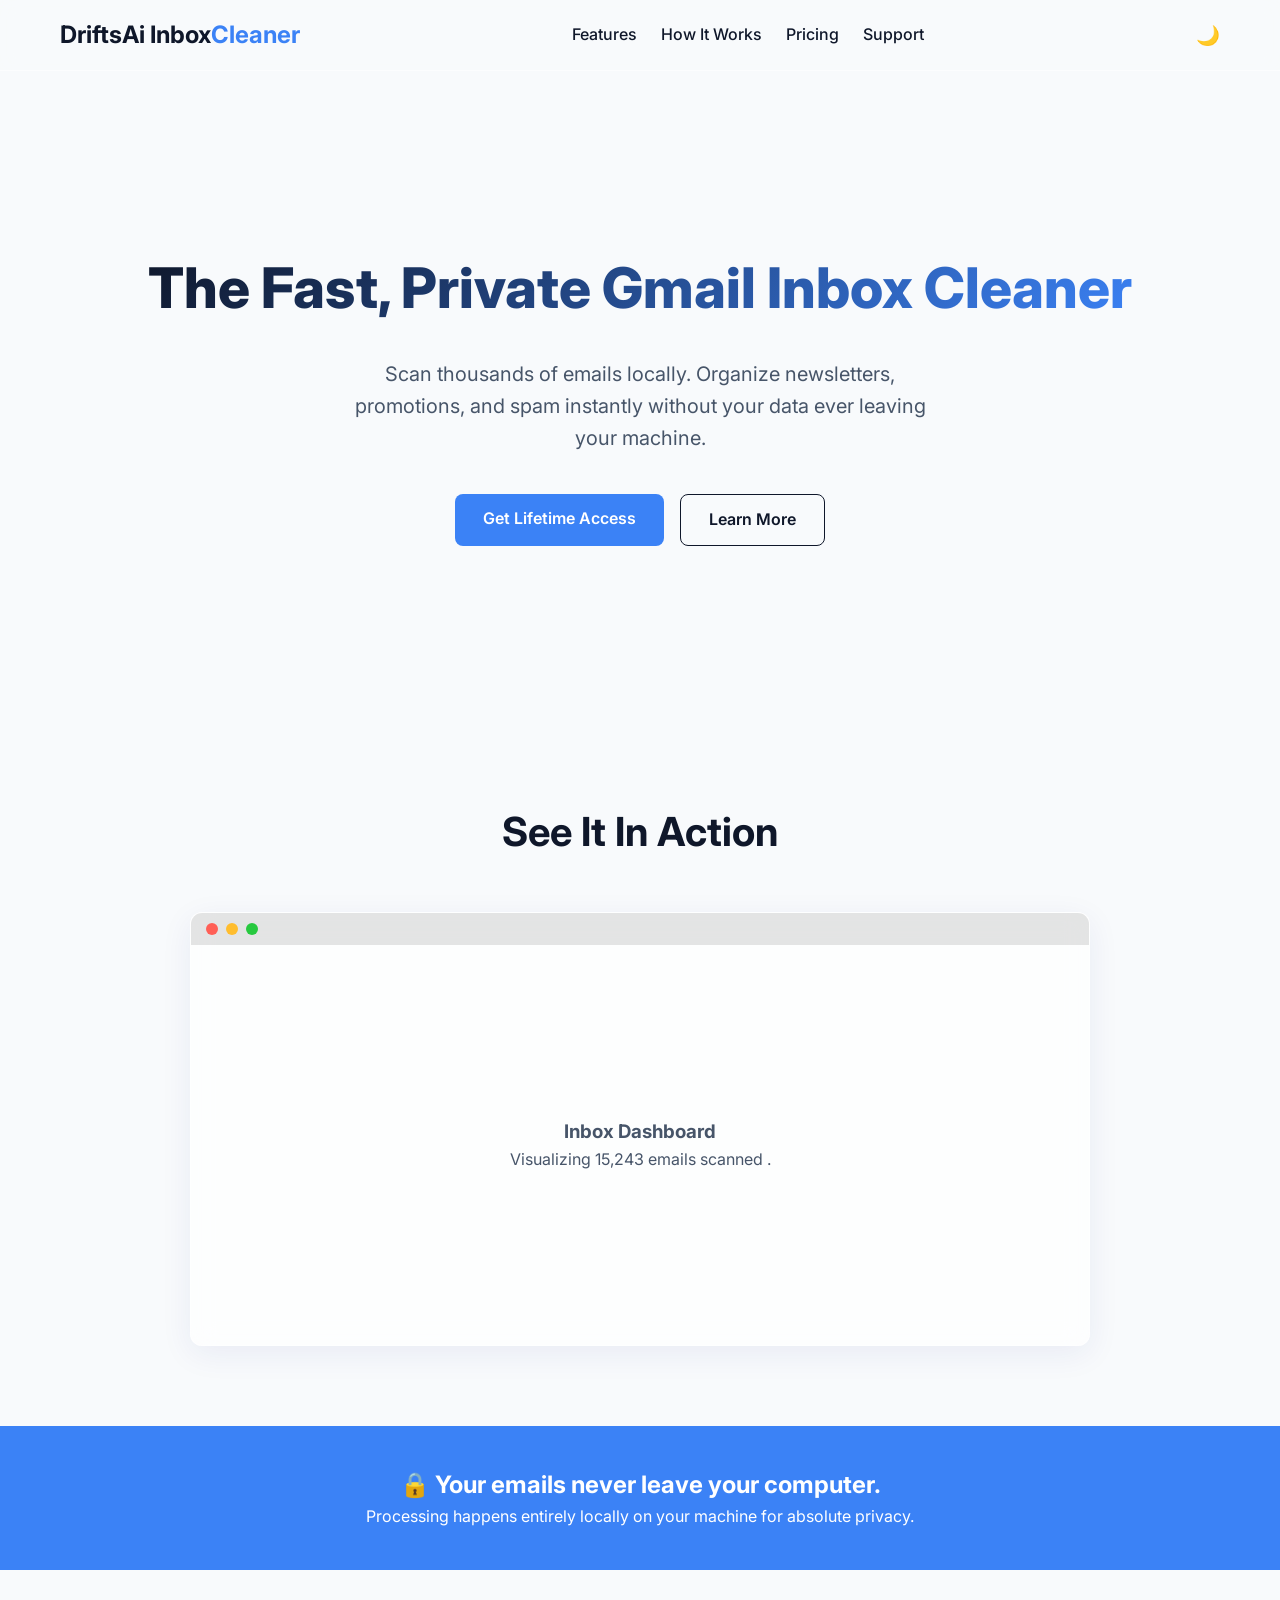
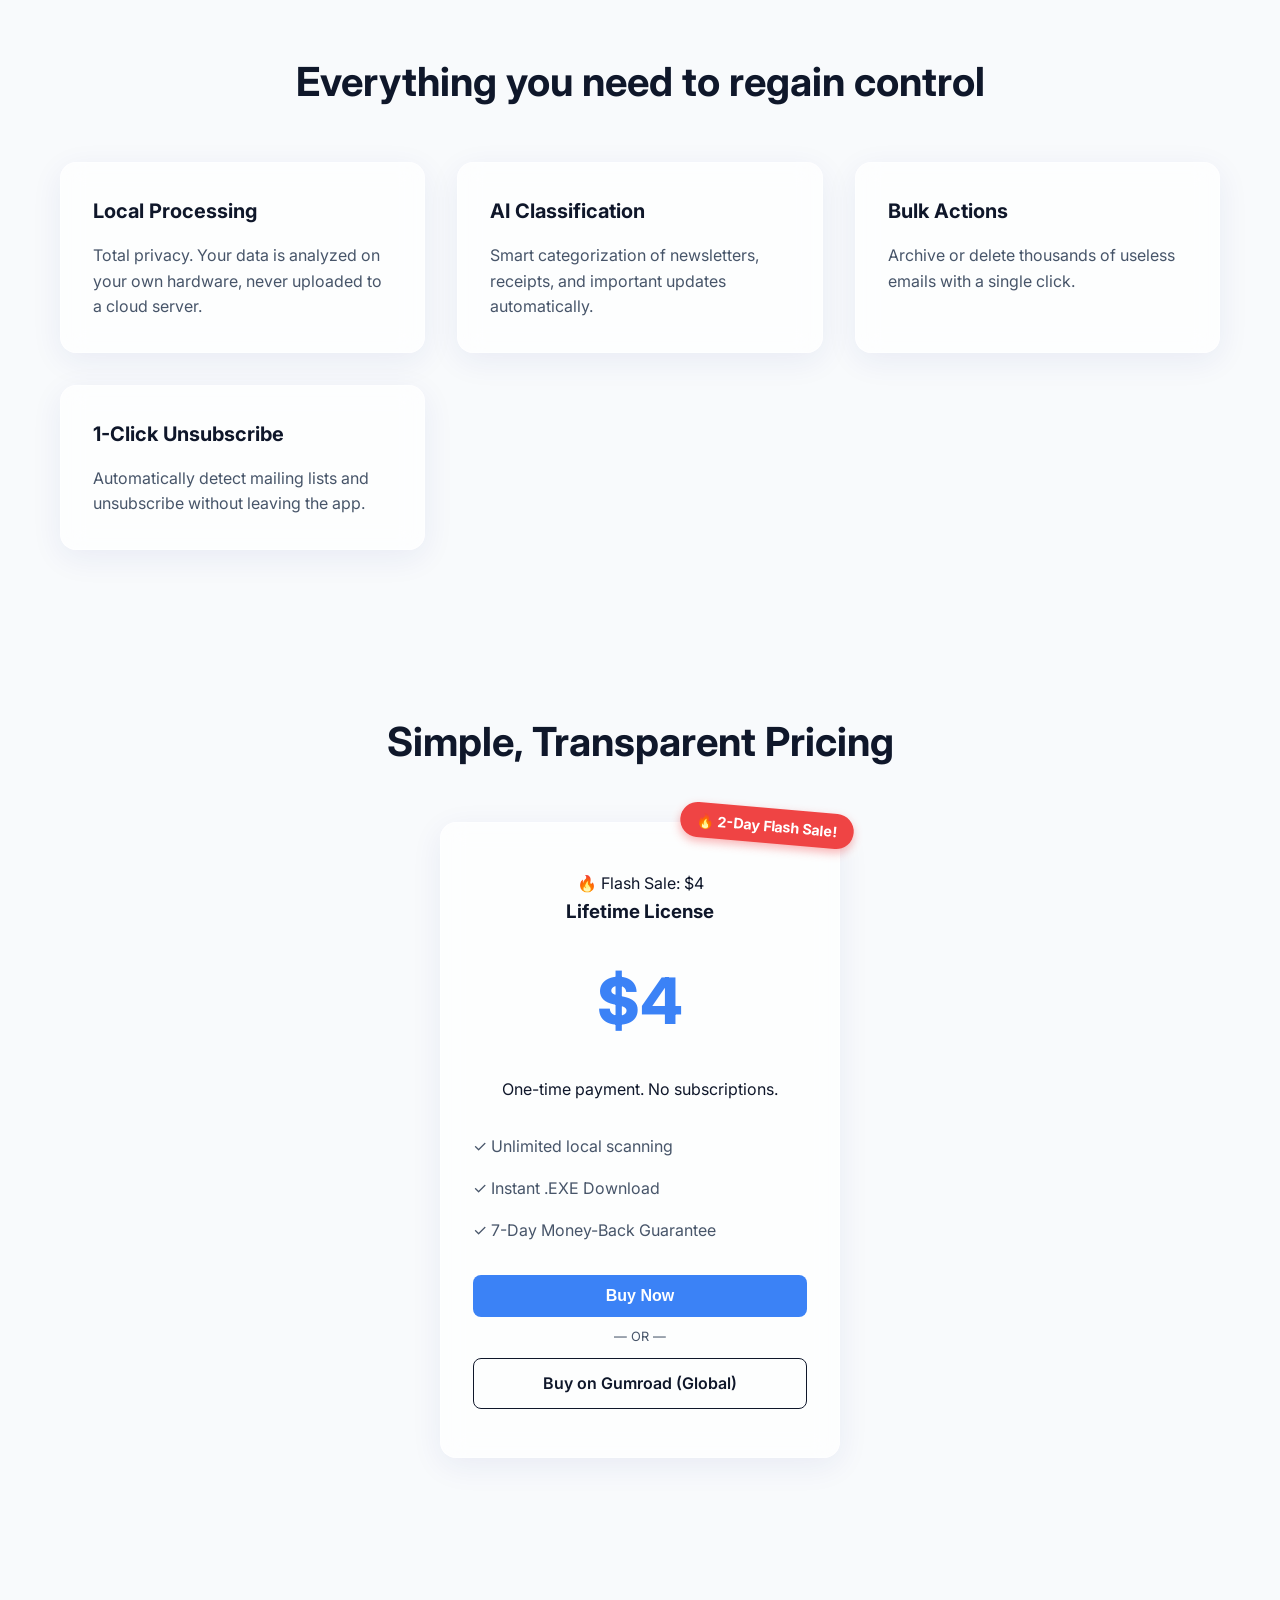
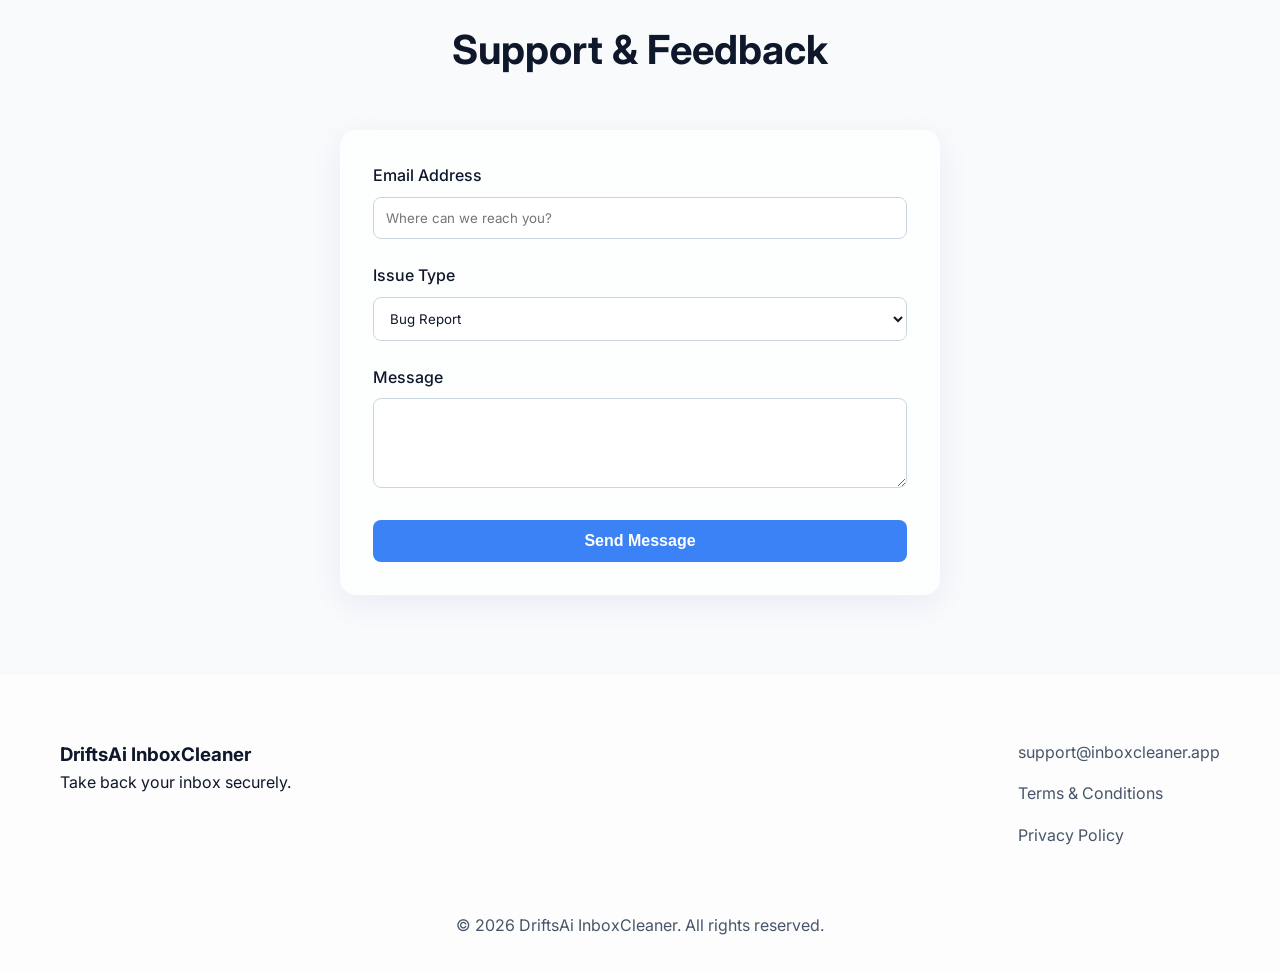
<file: index.html>
<!DOCTYPE html>
<html lang="en">
<head>
    <meta charset="UTF-8">
    <meta name="viewport" content="width=device-width, initial-scale=1.0">
    <title>InboxCleaner | Best Gmail Inbox Cleaning & Privacy Software</title>
    <meta name="description" content="Reach Inbox Zero in minutes. InboxCleaner is the secure, local desktop app to delete newsletters, mass unsubscribe, and organize your Gmail inbox.">
    <meta name="keywords" content="inbox cleaning, gmail cleaner, unsubscribe tool, email organizer, DriftsAi, delete newsletters">
    
    <link rel="preconnect" href="https://fonts.googleapis.com">
    <link rel="preconnect" href="https://fonts.gstatic.com" crossorigin>
    <link href="https://fonts.googleapis.com/css2?family=Inter:wght@300;400;600;700&display=swap" rel="stylesheet">
    <link rel="stylesheet" href="styles.css">
</head>


<body>
    <nav class="navbar">
        <div class="container nav-container">
            <a href="index.html" class="logo">DriftsAi Inbox<span>Cleaner</span></a>
            <div class="nav-links">
                <a href="#features">Features</a>
                <a href="how.html">How It Works</a>
                <a href="#pricing">Pricing</a>
                <a href="#contact">Support</a>
            </div>
            <button id="theme-toggle" aria-label="Toggle Dark Mode">🌙</button>
        </div>
    </nav>

  <header class="hero section animate-on-scroll">
        <div class="container hero-content">
            <h1>The Fast, Private Gmail Inbox Cleaner</h1>
            <p>Scan thousands of emails locally. Organize newsletters, promotions, and spam instantly without your data ever leaving your machine.</p>
            <div class="hero-buttons">
                <a href="#pricing" class="btn btn-primary">Get Lifetime Access</a>
                <a href="#features" class="btn btn-secondary">Learn More</a>
            </div>
        </div>
    </header>


    <section class="demo section animate-on-scroll" id="demo">
        <div class="container">
            <h2 class="section-title">See It In Action</h2>
            <div class="browser-mockup glass">
                <div class="mockup-header">
                    <span class="dot red"></span>
                    <span class="dot yellow"></span>
                    <span class="dot green"></span>
                </div>
                <div class="mockup-body">
                    <div class="demo-placeholder">
                        <h3>Inbox Dashboard</h3>
                        <p>Visualizing 15,243 emails scanned .</p>
                        <p><em></em></p>
                    </div>
                </div>
            </div>
        </div>
    </section>

    <section class="privacy-banner animate-on-scroll">
        <div class="container">
            <h2>🔒 Your emails never leave your computer.</h2>
            <p>Processing happens entirely locally on your machine for absolute privacy.</p>
        </div>
    </section>

    <section class="features section" id="features">
        <div class="container">
            <h2 class="section-title animate-on-scroll">Everything you need to regain control</h2>
            <div class="grid features-grid">
                <div class="card glass animate-on-scroll">
                    <h3>Local Processing</h3>
                    <p>Total privacy. Your data is analyzed on your own hardware, never uploaded to a cloud server.</p>
                </div>
                <div class="card glass animate-on-scroll">
                    <h3>AI Classification</h3>
                    <p>Smart categorization of newsletters, receipts, and important updates automatically.</p>
                </div>
                <div class="card glass animate-on-scroll">
                    <h3>Bulk Actions</h3>
                    <p>Archive or delete thousands of useless emails with a single click.</p>
                </div>
                <div class="card glass animate-on-scroll">
                    <h3>1-Click Unsubscribe</h3>
                    <p>Automatically detect mailing lists and unsubscribe without leaving the app.</p>
                </div>
            </div>
        </div>
    </section>

<section class="pricing section" id="pricing">
        <div class="container">
            <h2 class="section-title animate-on-scroll">Simple, Transparent Pricing</h2>
            <div class="pricing-card glass animate-on-scroll">
                <div class="sale-badge">🔥 Flash Sale: $4</div>
                <div style="position: absolute; top: -15px; right: -15px; background: #ef4444; color: white; padding: 6px 16px; border-radius: 20px; font-weight: 700; font-size: 0.9rem; box-shadow: 0 4px 10px rgba(239, 68, 68, 0.4); transform: rotate(5deg); z-index: 10;">
                    🔥 2-Day Flash Sale!
                </div>

                <h3>Lifetime License</h3>
                <div class="price">$4</div>
                <p>One-time payment. No subscriptions.</p>
                <ul class="pricing-features">
                    <li>✓ Unlimited local scanning</li>
                    <li>✓ Instant .EXE Download</li>
                    <li>✓ 7-Day Money-Back Guarantee</li>
                </ul>
                
                <div class="payment-options-grid">
                    <button id="razorpay-checkout" class="btn btn-primary full-width">Buy Now</button>
                    <div style="margin: 10px 0; font-size: 0.8rem; color: var(--text-muted);">— OR —</div>
                    <a href="https://satyamrasal.gumroad.com/l/driftsai" target="_blank" class="btn btn-secondary full-width">Buy on Gumroad (Global)</a>
                </div>
            </div>
        </div>
    </section>




    <section class="contact section" id="contact">
        <div class="container">
            <h2 class="section-title">Support & Feedback</h2>
            <form action="https://formsubmit.co/satyamrasal13499@gmail.com" method="POST" class="contact-form glass">
                <input type="hidden" name="_subject" value="InboxCleaner Support Request">
                <input type="hidden" name="_next" value="https://Driftsai.com/thanks_fid.html">
                <input type="hidden" name="_url" value="https://Driftsai.com/index.html">
                
                <div class="form-group">
                    <label>Email Address</label>
                    <input type="email" name="email" required placeholder="Where can we reach you?">
                </div>
                <div class="form-group">
                    <label>Issue Type</label>
                    <select name="type">
                        <option>Bug Report</option>
                        <option>Feature Request</option>
                        <option>Payment/Refund Issue</option>
                    </select>
                </div>
                <div class="form-group">
                    <label>Message</label>
                    <textarea name="message" rows="4" required></textarea>
                </div>
                <button type="submit" class="btn btn-primary full-width">Send Message</button>
            </form>
        </div>
    </section>

 
    <footer class="footer">
        <div class="container">
            <div class="footer-content">
                <div class="footer-brand">
                    <h3>DriftsAi Inbox<span>Cleaner</span></h3>
                    <p>Take back your inbox securely.</p>
                </div>
                <div class="footer-links">
                    <a href="mailto:satyamrasal13499@gmail.com">support@inboxcleaner.app</a>
                    <a href="terms.html">Terms & Conditions</a>
                    <a href="terms.html#privacy">Privacy Policy</a>
                </div>
            </div>
            <div class="footer-bottom">
                <p>&copy; 2026 DriftsAi InboxCleaner. All rights reserved.</p>
            </div>
        </div>
    </footer>

       <script src="https://checkout.razorpay.com/v1/checkout.js"></script>
 
    <script src="script.js"></script>
</body>
</html>
</file>
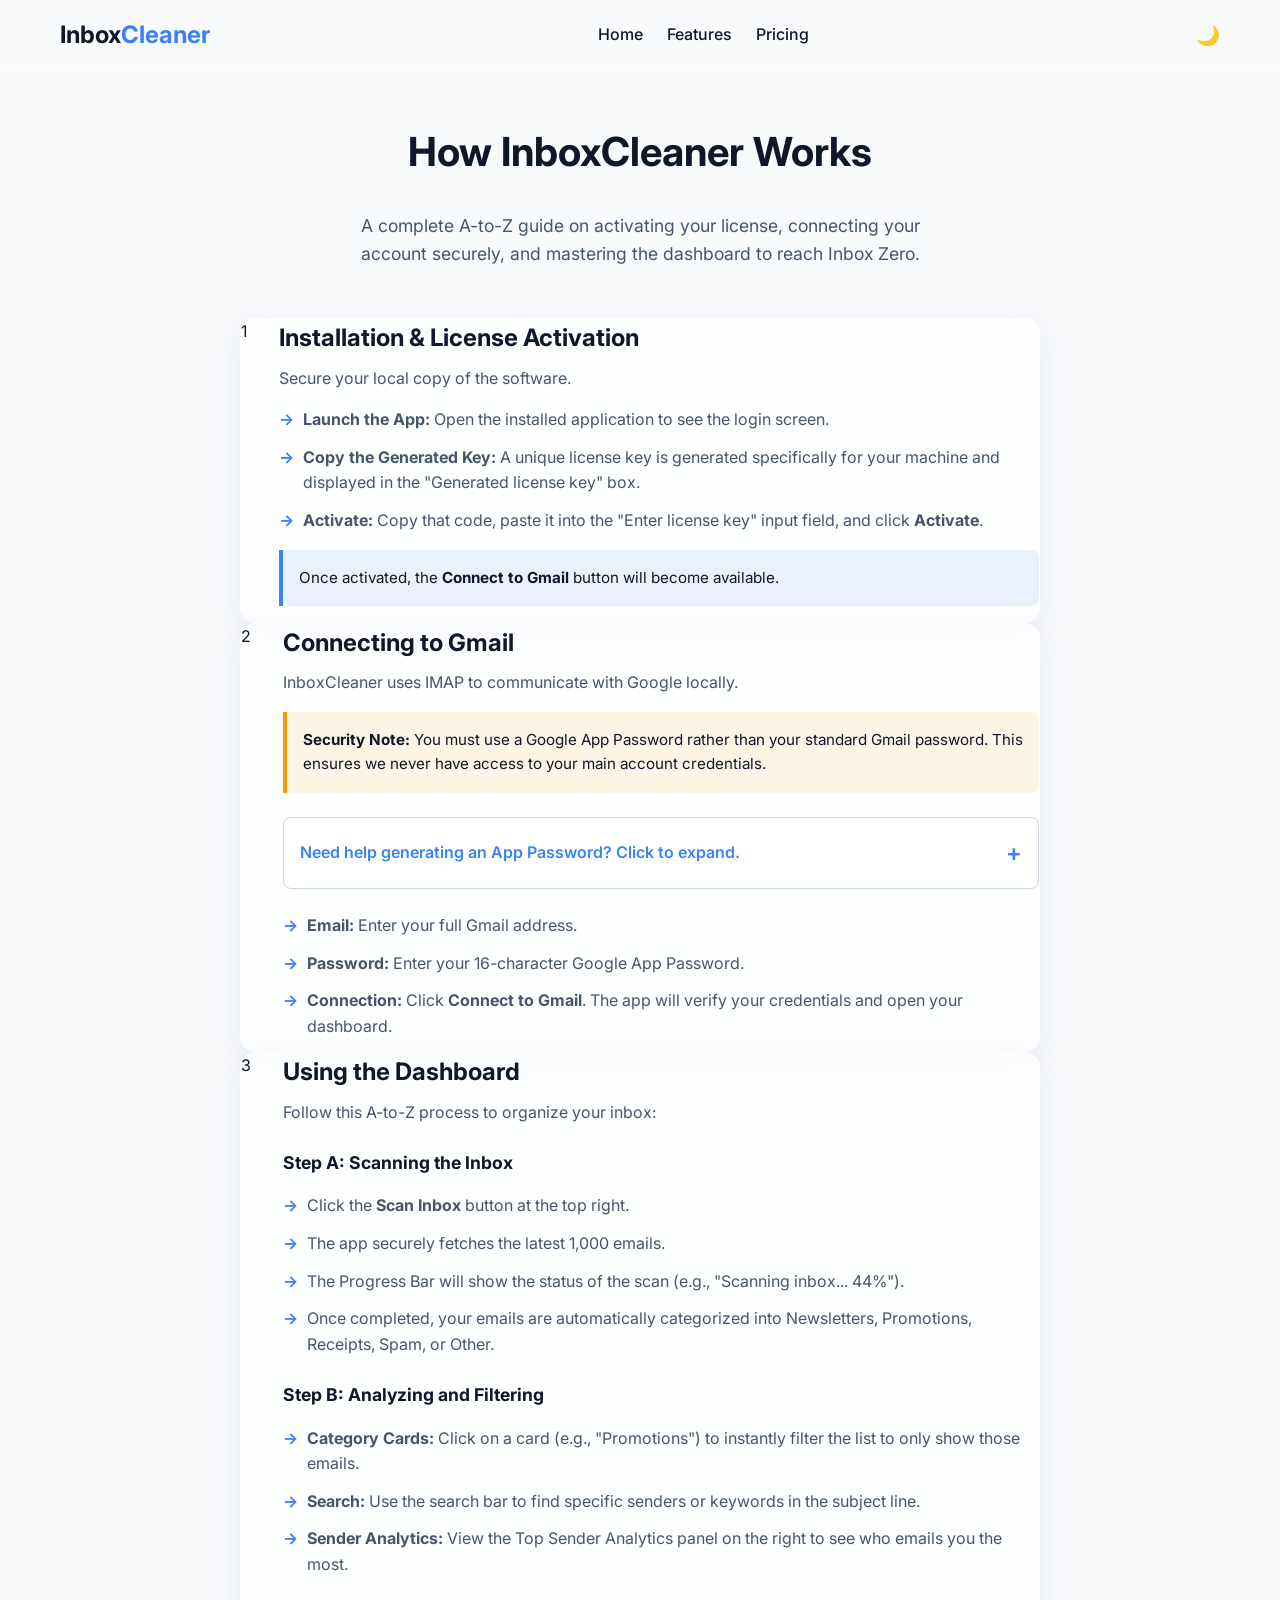
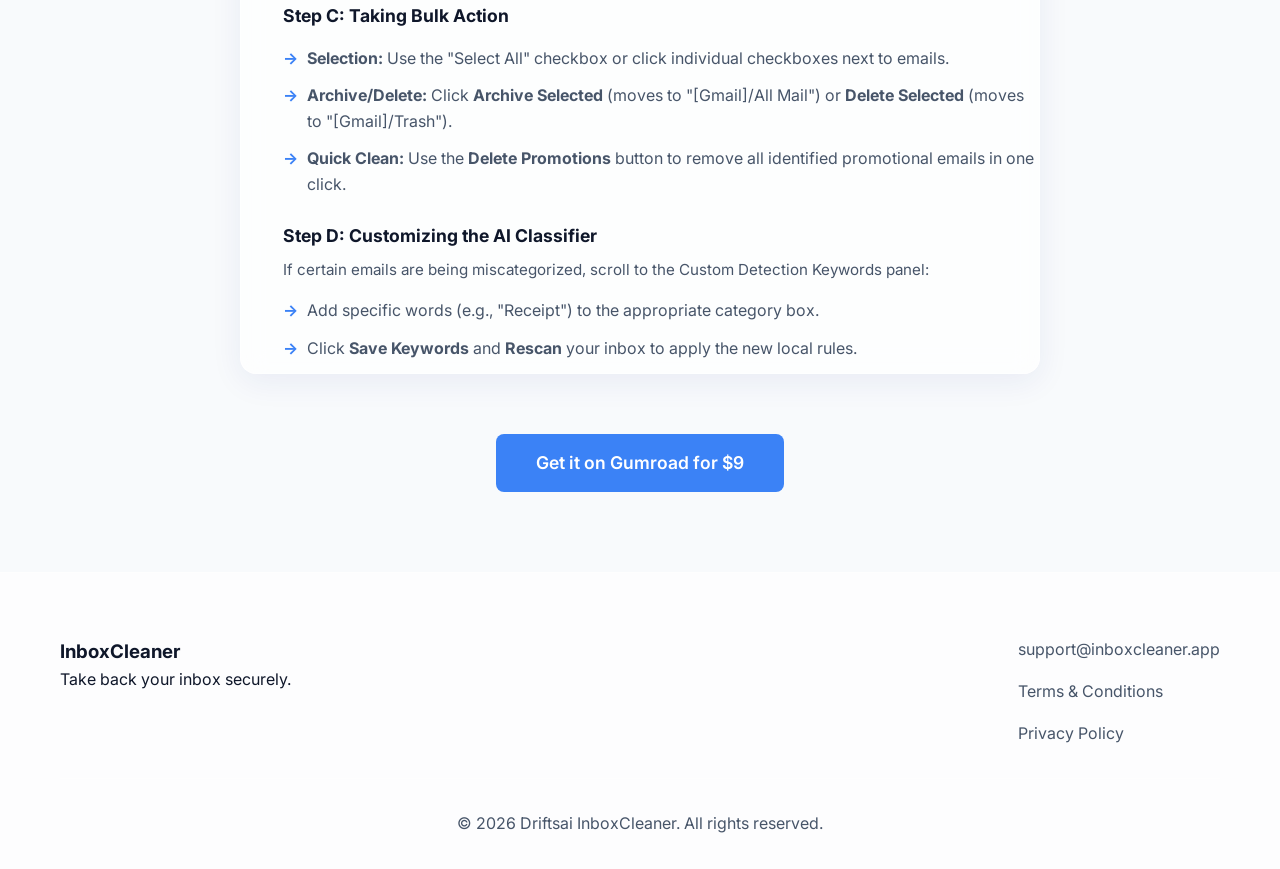
<file: how.html>
<!DOCTYPE html>
<html lang="en">
<head>
    <meta charset="UTF-8">
    <meta name="viewport" content="width=device-width, initial-scale=1.0">
    <title>How It Works | InboxCleaner</title>
    <meta name="description" content="Step-by-step guide on how to install, connect, and clean your Gmail with InboxCleaner.">
    <link rel="preconnect" href="https://fonts.googleapis.com">
    <link rel="preconnect" href="https://fonts.gstatic.com" crossorigin>
    <link href="https://fonts.googleapis.com/css2?family=Inter:wght@300;400;600;700&display=swap" rel="stylesheet">
    <link rel="stylesheet" href="styles.css">
    <style>
        /* Extra styles specifically for the documentation lists */
        .doc-list {
            list-style: none;
            padding-left: 0;
            margin-top: 1rem;
        }
        .doc-list li {
            position: relative;
            padding-left: 1.5rem;
            margin-bottom: 0.75rem;
            color: var(--text-muted);
            line-height: 1.6;
        }
        .doc-list li::before {
            content: "→";
            position: absolute;
            left: 0;
            color: var(--primary-color);
            font-weight: bold;
        }
        .highlight-box {
            background: rgba(59, 130, 246, 0.1);
            border-left: 4px solid var(--primary-color);
            padding: 1rem;
            margin: 1rem 0;
            border-radius: 0 8px 8px 0;
            font-size: 0.95rem;
            color: var(--text-color);
        }
        .step-letter {
            font-weight: 700;
            color: var(--text-color);
            display: block;
            margin-top: 1.5rem;
            margin-bottom: 0.5rem;
            font-size: 1.1rem;
        }
        
        /* App Password Collapsible Guide */
        details.app-password-guide {
            background: var(--input-bg);
            border: 1px solid var(--input-border);
            border-radius: 8px;
            padding: 1rem;
            margin: 1.5rem 0;
            transition: all 0.3s ease;
        }
        details.app-password-guide summary {
            font-weight: 600;
            color: var(--primary-color);
            cursor: pointer;
            outline: none;
            list-style: none;
            display: flex;
            align-items: center;
            justify-content: space-between;
        }
        details.app-password-guide summary::-webkit-details-marker {
            display: none;
        }
        details.app-password-guide summary::after {
            content: '+';
            font-size: 1.5rem;
            transition: transform 0.3s ease;
        }
        details.app-password-guide[open] summary::after {
            transform: rotate(45deg);
        }
        details.app-password-guide[open] {
            border-color: var(--primary-color);
            box-shadow: 0 4px 12px rgba(59, 130, 246, 0.1);
        }
    </style>
</head>
<body>
    <nav class="navbar">
        <div class="container nav-container">
            <a href="index.html" class="logo">Inbox<span>Cleaner</span></a>
            <div class="nav-links">
                <a href="index.html">Home</a>
                <a href="index.html#features">Features</a>
                <a href="index.html#pricing">Pricing</a>
            </div>
            <button id="theme-toggle" aria-label="Toggle Dark Mode">🌙</button>
        </div>
    </nav>

    <main class="section" style="padding-top: 120px; min-height: 80vh;">
        <div class="container">
            <h1 class="section-title animate-on-scroll">How InboxCleaner Works</h1>
            <p class="text-center animate-on-scroll" style="margin-top: -20px; margin-bottom: 50px; color: var(--text-muted); font-size: 1.1rem; max-width: 600px; margin-left: auto; margin-right: auto;">
                A complete A-to-Z guide on activating your license, connecting your account securely, and mastering the dashboard to reach Inbox Zero.
            </p>

            <div class="steps-grid" style="grid-template-columns: 1fr; max-width: 800px; margin: 0 auto; gap: 2.5rem;">
                
                <div class="card glass animate-on-scroll" style="display: flex; gap: 2rem; align-items: flex-start; text-align: left;">
                    <div class="step-number" style="margin: 0; flex-shrink: 0;">1</div>
                    <div style="width: 100%;">
                        <h3 style="font-size: 1.5rem; margin-bottom: 0.5rem;">Installation & License Activation</h3>
                        <p style="color: var(--text-muted);">Secure your local copy of the software.</p>
                        <ul class="doc-list">
                            <li><strong>Launch the App:</strong> Open the installed application to see the login screen.</li>
                            <li><strong>Copy the Generated Key:</strong> A unique license key is generated specifically for your machine and displayed in the "Generated license key" box.</li>
                            <li><strong>Activate:</strong> Copy that code, paste it into the "Enter license key" input field, and click <strong>Activate</strong>.</li>
                        </ul>
                        <div class="highlight-box">
                            Once activated, the <strong>Connect to Gmail</strong> button will become available.
                        </div>
                    </div>
                </div>

                <div class="card glass animate-on-scroll" style="display: flex; gap: 2rem; align-items: flex-start; text-align: left;">
                    <div class="step-number" style="margin: 0; flex-shrink: 0;">2</div>
                    <div style="width: 100%;">
                        <h3 style="font-size: 1.5rem; margin-bottom: 0.5rem;">Connecting to Gmail</h3>
                        <p style="color: var(--text-muted);">InboxCleaner uses IMAP to communicate with Google locally.</p>
                        
                        <div class="highlight-box" style="border-left-color: #f59e0b; background: rgba(245, 158, 11, 0.1);">
                            <strong>Security Note:</strong> You must use a Google App Password rather than your standard Gmail password. This ensures we never have access to your main account credentials.
                        </div>

                        <details class="app-password-guide">
                            <summary>Need help generating an App Password? Click to expand.</summary>
                            <div style="margin-top: 1rem; padding-top: 1rem; border-top: 1px solid var(--input-border);">
                                <p style="color: var(--text-color); margin-bottom: 1rem; font-weight: 500;">Google requires a unique 16-digit password for desktop applications. It takes 60 seconds to create:</p>
                                <ol style="padding-left: 1.5rem; color: var(--text-muted); line-height: 1.8; margin-bottom: 1rem;">
                                    <li style="margin-bottom: 0.5rem;">Go to your <a href="https://myaccount.google.com/security" target="_blank" style="color: var(--primary-color); text-decoration: underline;">Google Account Security</a> page.</li>
                                    <li style="margin-bottom: 0.5rem;">Scroll down to "How you sign in to Google" and ensure <strong>2-Step Verification</strong> is turned ON.</li>
                                    <li style="margin-bottom: 0.5rem;">In the search bar at the very top of the Google settings page, type <strong>"App passwords"</strong> and click the matching result.</li>
                                    <li style="margin-bottom: 0.5rem;">Enter a name for the app (e.g., <em>"InboxCleaner"</em>) and click <strong>Create</strong>.</li>
                                    <li style="margin-bottom: 0.5rem;">Google will display a 16-character password in a pop-up window.</li>
                                    <li style="margin-bottom: 0.5rem;"><strong>Copy this password</strong> (ignoring spaces) and paste it into the InboxCleaner login screen.</li>
                                </ol>
                                
                            </div>
                        </details>

                        <ul class="doc-list">
                            <li><strong>Email:</strong> Enter your full Gmail address.</li>
                            <li><strong>Password:</strong> Enter your 16-character Google App Password.</li>
                            <li><strong>Connection:</strong> Click <strong>Connect to Gmail</strong>. The app will verify your credentials and open your dashboard.</li>
                        </ul>
                    </div>
                </div>

                <div class="card glass animate-on-scroll" style="display: flex; gap: 2rem; align-items: flex-start; text-align: left;">
                    <div class="step-number" style="margin: 0; flex-shrink: 0;">3</div>
                    <div style="width: 100%;">
                        <h3 style="font-size: 1.5rem; margin-bottom: 0.5rem;">Using the Dashboard</h3>
                        <p style="color: var(--text-muted);">Follow this A-to-Z process to organize your inbox:</p>
                        
                        <span class="step-letter">Step A: Scanning the Inbox</span>
                        <ul class="doc-list">
                            <li>Click the <strong>Scan Inbox</strong> button at the top right.</li>
                            <li>The app securely fetches the latest 1,000 emails.</li>
                            <li>The Progress Bar will show the status of the scan (e.g., "Scanning inbox... 44%").</li>
                            <li>Once completed, your emails are automatically categorized into Newsletters, Promotions, Receipts, Spam, or Other.</li>
                        </ul>

                        <span class="step-letter">Step B: Analyzing and Filtering</span>
                        <ul class="doc-list">
                            <li><strong>Category Cards:</strong> Click on a card (e.g., "Promotions") to instantly filter the list to only show those emails.</li>
                            <li><strong>Search:</strong> Use the search bar to find specific senders or keywords in the subject line.</li>
                            <li><strong>Sender Analytics:</strong> View the Top Sender Analytics panel on the right to see who emails you the most.</li>
                        </ul>

                        <span class="step-letter">Step C: Taking Bulk Action</span>
                        <ul class="doc-list">
                            <li><strong>Selection:</strong> Use the "Select All" checkbox or click individual checkboxes next to emails.</li>
                            <li><strong>Archive/Delete:</strong> Click <strong>Archive Selected</strong> (moves to "[Gmail]/All Mail") or <strong>Delete Selected</strong> (moves to "[Gmail]/Trash").</li>
                            <li><strong>Quick Clean:</strong> Use the <strong>Delete Promotions</strong> button to remove all identified promotional emails in one click.</li>
                        </ul>

                        <span class="step-letter">Step D: Customizing the AI Classifier</span>
                        <p style="color: var(--text-muted); margin-bottom: 0.5rem; font-size: 0.95rem;">If certain emails are being miscategorized, scroll to the Custom Detection Keywords panel:</p>
                        <ul class="doc-list">
                            <li>Add specific words (e.g., "Receipt") to the appropriate category box.</li>
                            <li>Click <strong>Save Keywords</strong> and <strong>Rescan</strong> your inbox to apply the new local rules.</li>
                        </ul>
                    </div>
                </div>

            </div>

            <div class="text-center animate-on-scroll" style="margin-top: 60px;">
                <a href="https://satyamrasal.gumroad.com/l/driftsai" target="_blank" class="btn btn-primary" style="font-size: 1.1rem; padding: 15px 40px;">Get it on Gumroad for $9</a>
            </div>

        </div>
    </main>

    <footer class="footer">
        <div class="container">
            <div class="footer-content">
                <div class="footer-brand">
                    <h3>Inbox<span>Cleaner</span></h3>
                    <p>Take back your inbox securely.</p>
                </div>
                <div class="footer-links">
                    <a href="mailto:satyamrasal13499@gmail.com">support@inboxcleaner.app</a>
                    <a href="terms.html">Terms & Conditions</a>
                    <a href="terms.html#privacy">Privacy Policy</a>
                </div>
            </div>
            <div class="footer-bottom">
                <p>&copy; 2026 Driftsai InboxCleaner. All rights reserved.</p>
            </div>
        </div>
    </footer>

    <script src="script.js"></script>
</body>
</html>
</file>
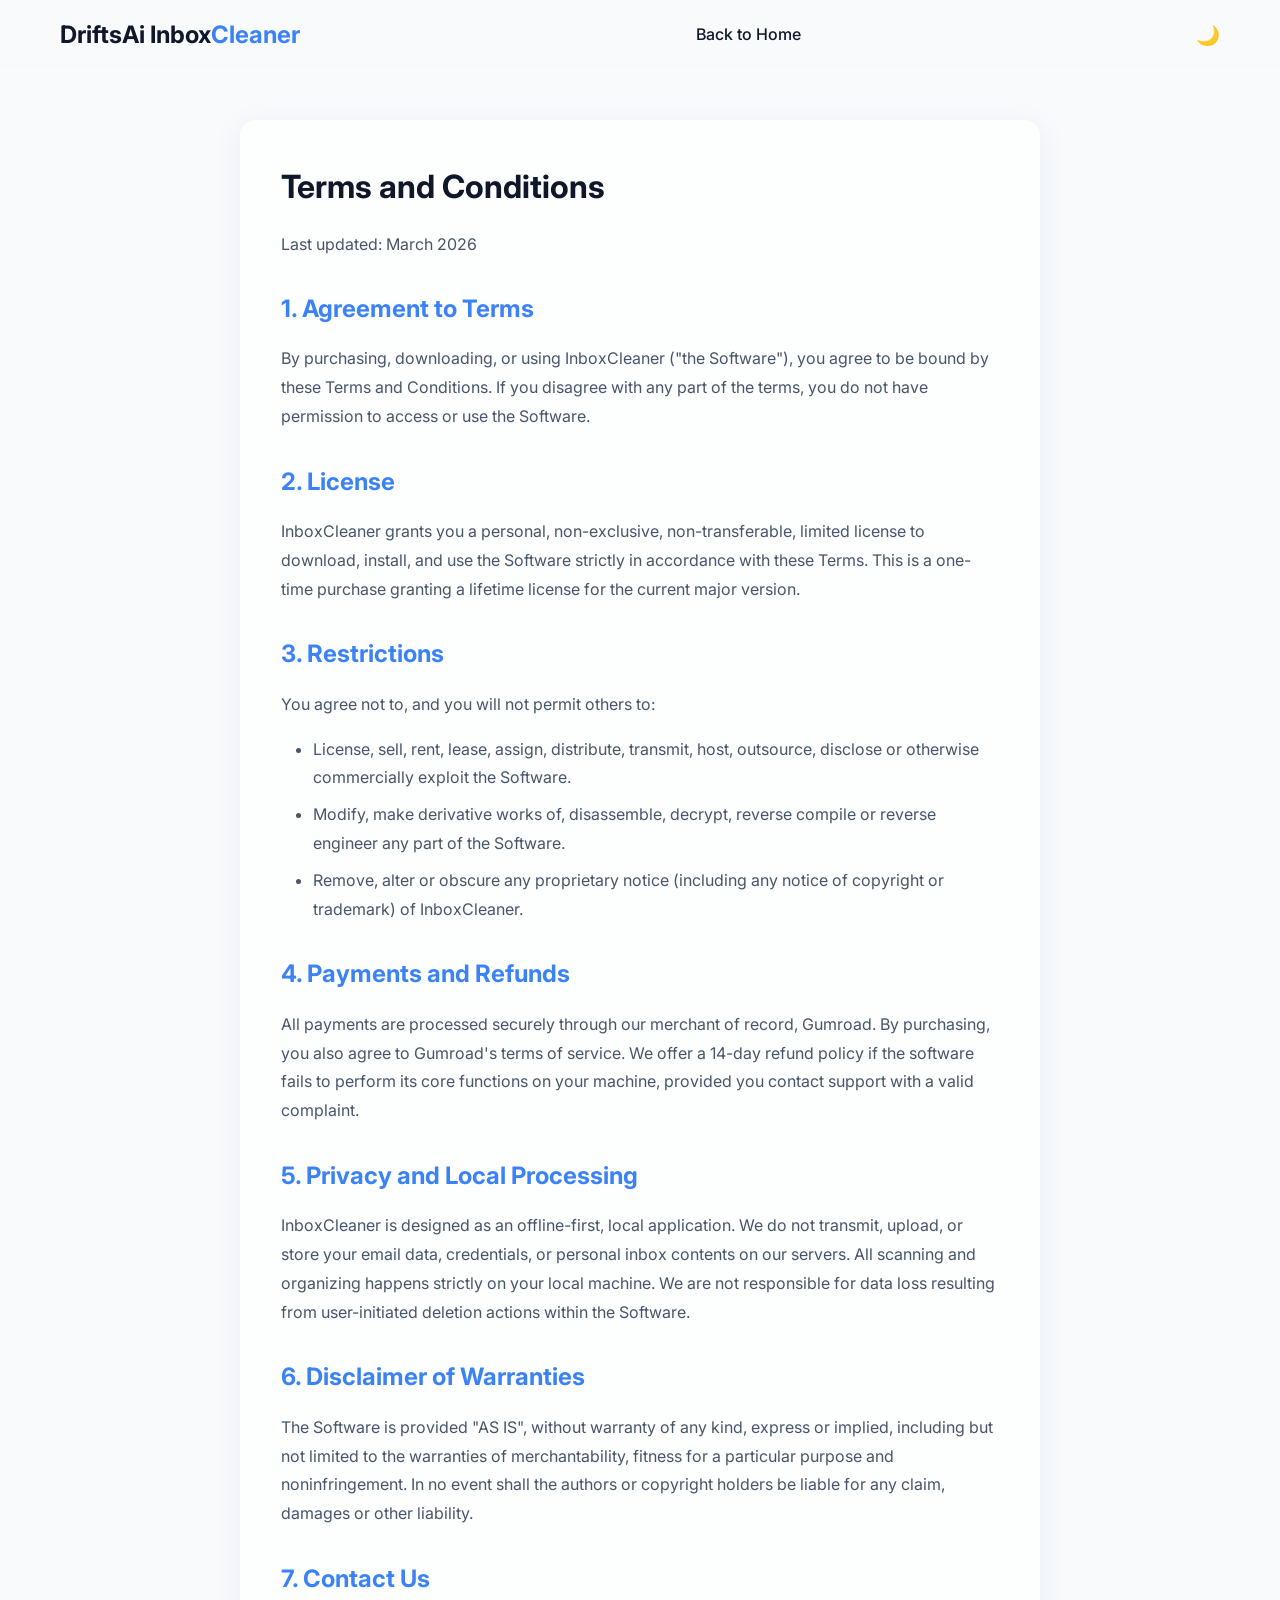
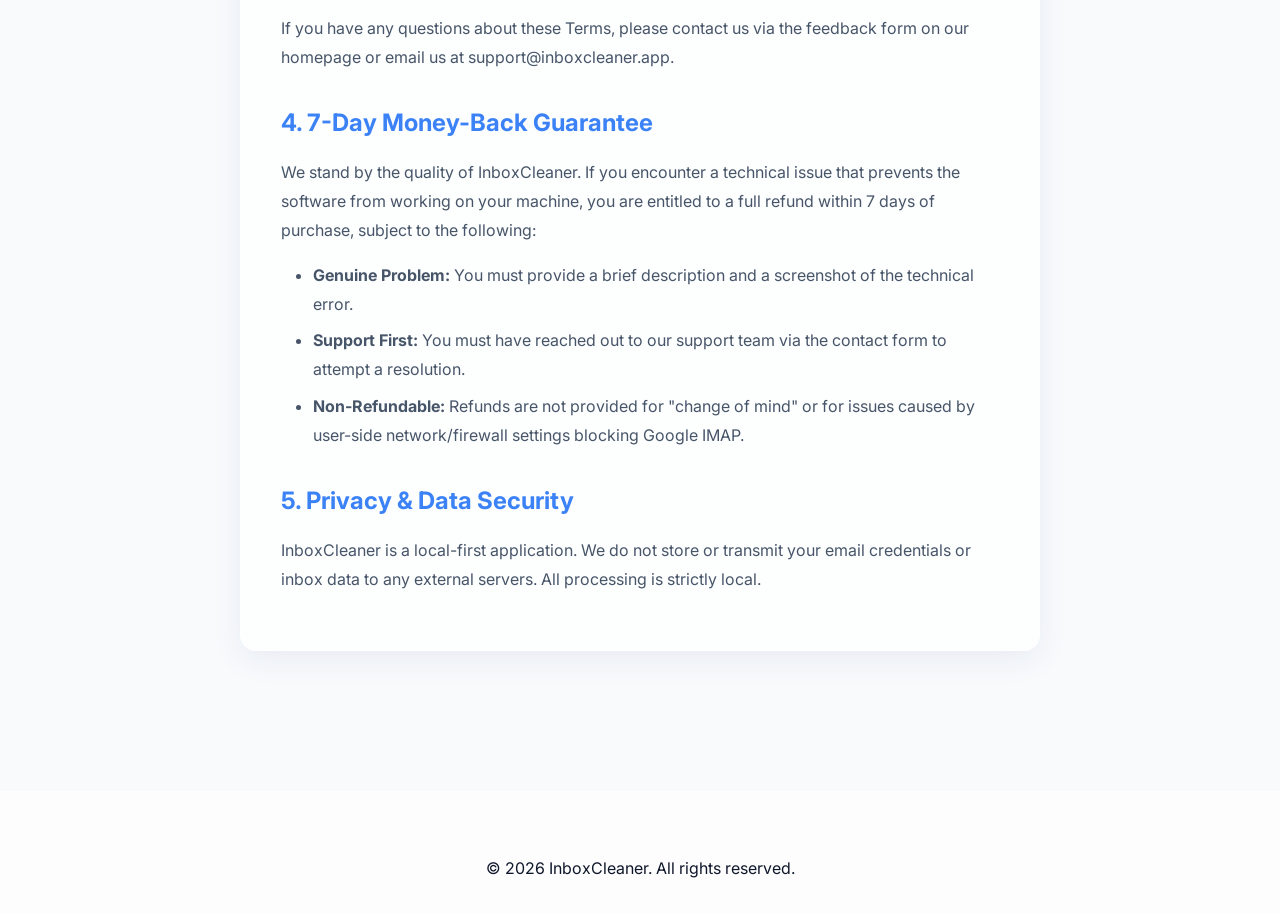
<file: terms.html>
<!DOCTYPE html>
<html lang="en">
<head>
    <meta charset="UTF-8">
    <meta name="viewport" content="width=device-width, initial-scale=1.0">
    <title>Terms & Conditions | DriftsAi InboxCleaner</title>
    <link href="https://fonts.googleapis.com/css2?family=Inter:wght@300;400;600;700&display=swap" rel="stylesheet">
    <link rel="stylesheet" href="styles.css">
</head>
<body>
    <nav class="navbar">
        <div class="container nav-container">
            <a href="index.html" class="logo">DriftsAi Inbox<span>Cleaner</span></a>
            <div class="nav-links">
                <a href="index.html">Back to Home</a>
            </div>
            <button id="theme-toggle" aria-label="Toggle Dark Mode">🌙</button>
        </div>
    </nav>

    <main class="section" style="padding-top: 120px; max-width: 800px; margin: 0 auto;">
        <div class="container glass" style="padding: 40px; border-radius: 16px;">
            <h1 style="margin-bottom: 20px;">Terms and Conditions</h1>
            <p style="color: var(--text-muted); margin-bottom: 30px;">Last updated: March 2026</p>

            <div class="legal-content">
                <h2>1. Agreement to Terms</h2>
                <p>By purchasing, downloading, or using InboxCleaner ("the Software"), you agree to be bound by these Terms and Conditions. If you disagree with any part of the terms, you do not have permission to access or use the Software.</p>

                <h2>2. License</h2>
                <p>InboxCleaner grants you a personal, non-exclusive, non-transferable, limited license to download, install, and use the Software strictly in accordance with these Terms. This is a one-time purchase granting a lifetime license for the current major version.</p>

                <h2>3. Restrictions</h2>
                <p>You agree not to, and you will not permit others to:</p>
                <ul>
                    <li>License, sell, rent, lease, assign, distribute, transmit, host, outsource, disclose or otherwise commercially exploit the Software.</li>
                    <li>Modify, make derivative works of, disassemble, decrypt, reverse compile or reverse engineer any part of the Software.</li>
                    <li>Remove, alter or obscure any proprietary notice (including any notice of copyright or trademark) of InboxCleaner.</li>
                </ul>

                <h2>4. Payments and Refunds</h2>
                <p>All payments are processed securely through our merchant of record, Gumroad. By purchasing, you also agree to Gumroad's terms of service. We offer a 14-day refund policy if the software fails to perform its core functions on your machine, provided you contact support with a valid complaint.</p>

                <h2 id="privacy">5. Privacy and Local Processing</h2>
                <p>InboxCleaner is designed as an offline-first, local application. We do not transmit, upload, or store your email data, credentials, or personal inbox contents on our servers. All scanning and organizing happens strictly on your local machine. We are not responsible for data loss resulting from user-initiated deletion actions within the Software.</p>

                <h2>6. Disclaimer of Warranties</h2>
                <p>The Software is provided "AS IS", without warranty of any kind, express or implied, including but not limited to the warranties of merchantability, fitness for a particular purpose and noninfringement. In no event shall the authors or copyright holders be liable for any claim, damages or other liability.</p>

                <h2>7. Contact Us</h2>
                <p>If you have any questions about these Terms, please contact us via the feedback form on our homepage or email us at support@inboxcleaner.app.</p>
            
            <h2>4. 7-Day Money-Back Guarantee</h2>
<p>We stand by the quality of InboxCleaner. If you encounter a technical issue that prevents the software from working on your machine, you are entitled to a full refund within 7 days of purchase, subject to the following:</p>
<ul>
    <li><strong>Genuine Problem:</strong> You must provide a brief description and a screenshot of the technical error.</li>
    <li><strong>Support First:</strong> You must have reached out to our support team via the contact form to attempt a resolution.</li>
    <li><strong>Non-Refundable:</strong> Refunds are not provided for "change of mind" or for issues caused by user-side network/firewall settings blocking Google IMAP.</li>
</ul>

<h2>5. Privacy & Data Security</h2>
<p>InboxCleaner is a local-first application. We do not store or transmit your email credentials or inbox data to any external servers. All processing is strictly local.</p>
            </div>

        </div>
    </main>

    <footer class="footer" style="margin-top: 60px;">
        <div class="container text-center">
            <p class="text-muted">&copy; 2026 InboxCleaner. All rights reserved.</p>
        </div>
    </footer>

    <script src="script.js"></script>
</body>
</html>
</file>
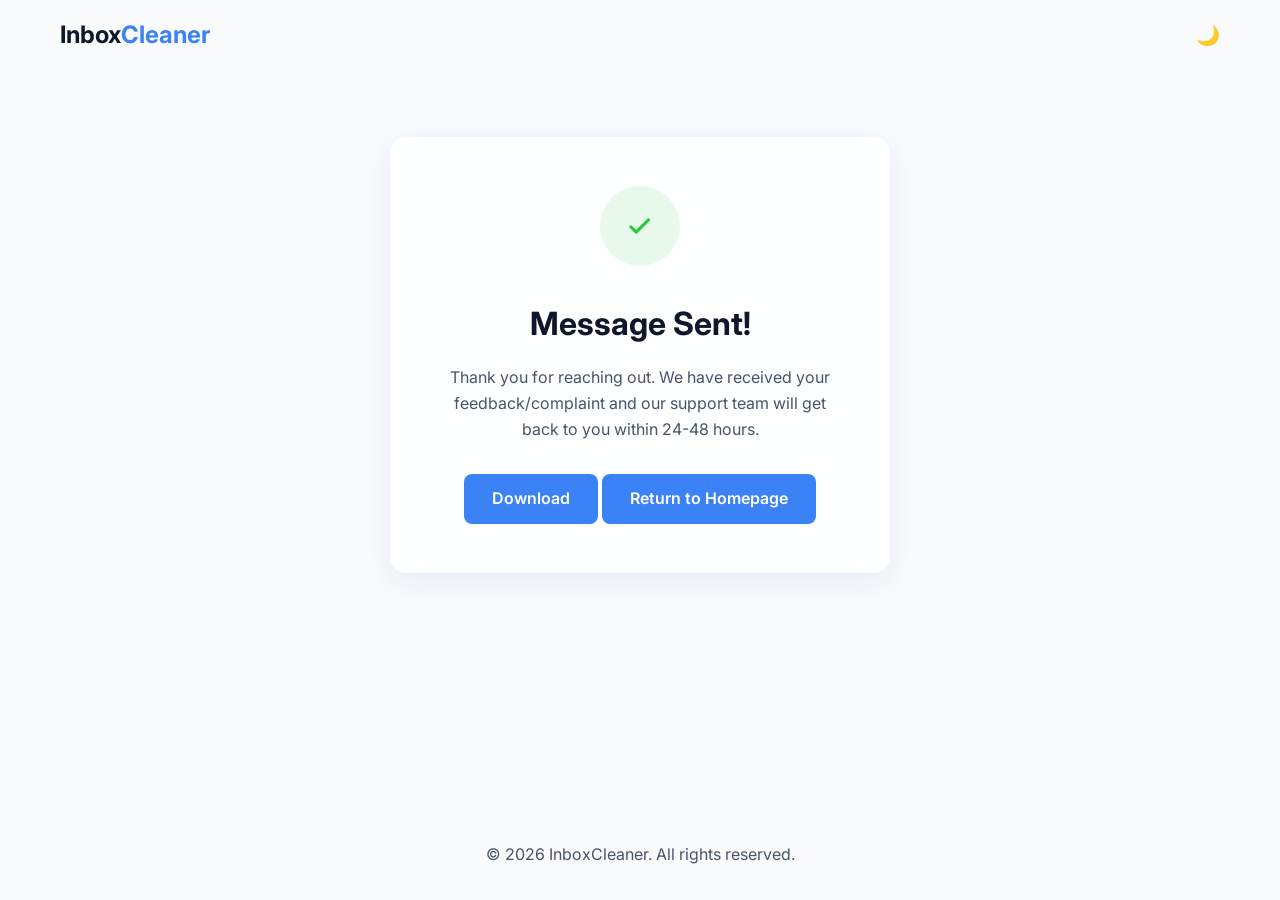
<file: thanks.html>
<!DOCTYPE html>
<html lang="en">
<head>
    <meta charset="UTF-8">
    <meta name="viewport" content="width=device-width, initial-scale=1.0">
    <title>Thank You | DriftsAi InboxCleaner</title>
    <link rel="preconnect" href="https://fonts.googleapis.com">
    <link rel="preconnect" href="https://fonts.gstatic.com" crossorigin>
    <link href="https://fonts.googleapis.com/css2?family=Inter:wght@300;400;600;700&display=swap" rel="stylesheet">
    <link rel="stylesheet" href="styles.css">
    <style>
        /* Custom Animations for the Thanks Page */
        .success-container {
            display: flex;
            flex-direction: column;
            align-items: center;
            justify-content: center;
            min-height: 70vh;
            padding-top: 80px;
        }

        .success-card {
            max-width: 500px;
            padding: 3rem;
            text-align: center;
            animation: slideUpFade 0.6s ease-out forwards;
        }

        /* Checkmark Animation */
        .checkmark-circle {
            width: 80px;
            height: 80px;
            position: relative;
            display: inline-block;
            vertical-align: top;
            border-radius: 50%;
            background-color: rgba(39, 201, 63, 0.1);
            margin-bottom: 2rem;
            animation: scaleIn 0.5s cubic-bezier(0.175, 0.885, 0.32, 1.275) forwards;
        }

        .checkmark {
            width: 40px;
            height: 40px;
            position: absolute;
            top: 50%;
            left: 50%;
            transform: translate(-50%, -50%);
            display: block;
        }

        .checkmark-path {
            stroke-dasharray: 48;
            stroke-dashoffset: 48;
            stroke: #27c93f;
            stroke-width: 4;
            stroke-linecap: round;
            stroke-linejoin: round;
            fill: none;
            animation: drawStroke 0.6s cubic-bezier(0.65, 0, 0.45, 1) 0.4s forwards;
        }

        .success-title {
            font-size: 2rem;
            margin-bottom: 1rem;
            color: var(--text-color);
            opacity: 0;
            animation: fadeIn 0.5s ease-out 0.6s forwards;
        }

        .success-text {
            color: var(--text-muted);
            margin-bottom: 2rem;
            opacity: 0;
            animation: fadeIn 0.5s ease-out 0.8s forwards;
        }

        .home-btn-wrapper {
            opacity: 0;
            animation: fadeIn 0.5s ease-out 1s forwards;
        }

        /* Keyframes */
        @keyframes slideUpFade {
            0% { opacity: 0; transform: translateY(40px); }
            100% { opacity: 1; transform: translateY(0); }
        }

        @keyframes scaleIn {
            0% { transform: scale(0); opacity: 0; }
            100% { transform: scale(1); opacity: 1; }
        }

        @keyframes drawStroke {
            100% { stroke-dashoffset: 0; }
        }

        @keyframes fadeIn {
            0% { opacity: 0; }
            100% { opacity: 1; }
        }
    </style>
</head>
<body>
    <nav class="navbar">
        <div class="container nav-container">
            <a href="index.html" class="logo">Inbox<span>Cleaner</span></a>
            <button id="theme-toggle" aria-label="Toggle Dark Mode">🌙</button>
        </div>
    </nav>

    <main class="success-container container">
        <div class="success-card glass">
            <div class="checkmark-circle">
                <svg class="checkmark" xmlns="http://www.w3.org/2000/svg" viewBox="0 0 52 52">
                    <path class="checkmark-path" d="M14 27l7 7 16-16" />
                </svg>
            </div>
            
            <h1 class="success-title">Message Sent!</h1>
            <p class="success-text">
                Thank you for reaching out. We have received your feedback/complaint and our support team will get back to you within 24-48 hours.
            </p>
            
            <div class="home-btn-wrapper">
                <a href="https://drive.google.com/file/d/1rXjk5qV5s7Uugv_pjDNaZ7SdBbUgdOK7/view?usp=drivesdk" class="btn btn-primary">Download</a>
                <a href="index.html" class="btn btn-primary">Return to Homepage</a>
            </div>
        </div>
    </main>

    <footer class="footer" style="position: absolute; bottom: 0; width: 100%; border-top: none; padding: 2rem 0; background: transparent;">
        <div class="container text-center">
            <p style="color: var(--text-muted);">&copy; 2026 InboxCleaner. All rights reserved.</p>
        </div>
    </footer>

    <script src="script.js"></script>
</body>
</html>
</file>
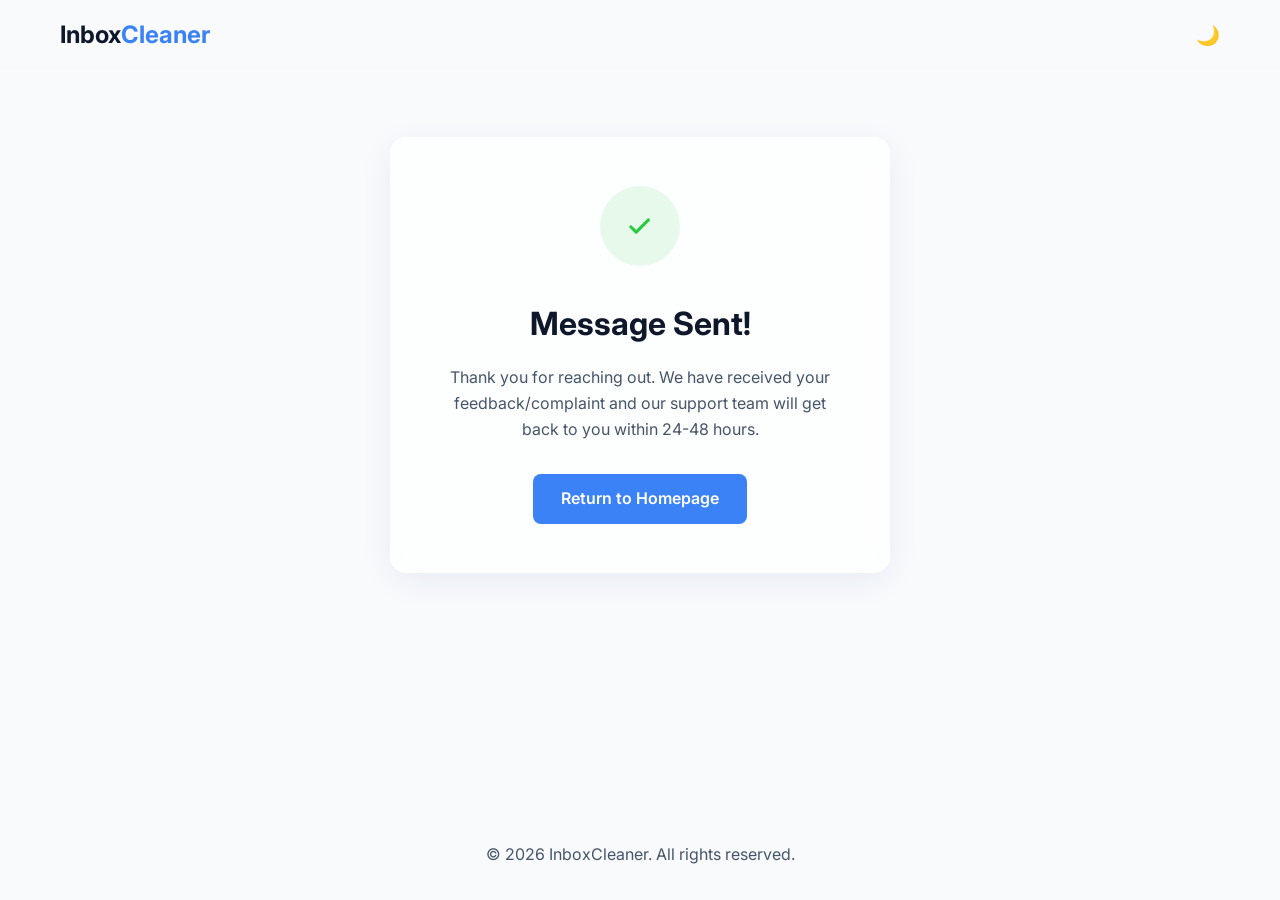
<file: thanks_fid.html>
<!DOCTYPE html>
<html lang="en">
<head>
    <meta charset="UTF-8">
    <meta name="viewport" content="width=device-width, initial-scale=1.0">
    <title>Thank You | DriftsAi InboxCleaner</title>
    <link rel="preconnect" href="https://fonts.googleapis.com">
    <link rel="preconnect" href="https://fonts.gstatic.com" crossorigin>
    <link href="https://fonts.googleapis.com/css2?family=Inter:wght@300;400;600;700&display=swap" rel="stylesheet">
    <link rel="stylesheet" href="styles.css">
    <style>
        /* Custom Animations for the Thanks Page */
        .success-container {
            display: flex;
            flex-direction: column;
            align-items: center;
            justify-content: center;
            min-height: 70vh;
            padding-top: 80px;
        }

        .success-card {
            max-width: 500px;
            padding: 3rem;
            text-align: center;
            animation: slideUpFade 0.6s ease-out forwards;
        }

        /* Checkmark Animation */
        .checkmark-circle {
            width: 80px;
            height: 80px;
            position: relative;
            display: inline-block;
            vertical-align: top;
            border-radius: 50%;
            background-color: rgba(39, 201, 63, 0.1);
            margin-bottom: 2rem;
            animation: scaleIn 0.5s cubic-bezier(0.175, 0.885, 0.32, 1.275) forwards;
        }

        .checkmark {
            width: 40px;
            height: 40px;
            position: absolute;
            top: 50%;
            left: 50%;
            transform: translate(-50%, -50%);
            display: block;
        }

        .checkmark-path {
            stroke-dasharray: 48;
            stroke-dashoffset: 48;
            stroke: #27c93f;
            stroke-width: 4;
            stroke-linecap: round;
            stroke-linejoin: round;
            fill: none;
            animation: drawStroke 0.6s cubic-bezier(0.65, 0, 0.45, 1) 0.4s forwards;
        }

        .success-title {
            font-size: 2rem;
            margin-bottom: 1rem;
            color: var(--text-color);
            opacity: 0;
            animation: fadeIn 0.5s ease-out 0.6s forwards;
        }

        .success-text {
            color: var(--text-muted);
            margin-bottom: 2rem;
            opacity: 0;
            animation: fadeIn 0.5s ease-out 0.8s forwards;
        }

        .home-btn-wrapper {
            opacity: 0;
            animation: fadeIn 0.5s ease-out 1s forwards;
        }

        /* Keyframes */
        @keyframes slideUpFade {
            0% { opacity: 0; transform: translateY(40px); }
            100% { opacity: 1; transform: translateY(0); }
        }

        @keyframes scaleIn {
            0% { transform: scale(0); opacity: 0; }
            100% { transform: scale(1); opacity: 1; }
        }

        @keyframes drawStroke {
            100% { stroke-dashoffset: 0; }
        }

        @keyframes fadeIn {
            0% { opacity: 0; }
            100% { opacity: 1; }
        }
    </style>
</head>
<body>
    <nav class="navbar">
        <div class="container nav-container">
            <a href="index.html" class="logo">Inbox<span>Cleaner</span></a>
            <button id="theme-toggle" aria-label="Toggle Dark Mode">🌙</button>
        </div>
    </nav>

    <main class="success-container container">
        <div class="success-card glass">
            <div class="checkmark-circle">
                <svg class="checkmark" xmlns="http://www.w3.org/2000/svg" viewBox="0 0 52 52">
                    <path class="checkmark-path" d="M14 27l7 7 16-16" />
                </svg>
            </div>
            
            <h1 class="success-title">Message Sent!</h1>
            <p class="success-text">
                Thank you for reaching out. We have received your feedback/complaint and our support team will get back to you within 24-48 hours.
            </p>
            
            <div class="home-btn-wrapper">
                          <a href="index.html" class="btn btn-primary">Return to Homepage</a>
            </div>
        </div>
    </main>

    <footer class="footer" style="position: absolute; bottom: 0; width: 100%; border-top: none; padding: 2rem 0; background: transparent;">
        <div class="container text-center">
            <p style="color: var(--text-muted);">&copy; 2026 InboxCleaner. All rights reserved.</p>
        </div>
    </footer>

    <script src="script.js"></script>
</body>
</html>
</file>
<file: styles.css>
:root {
    --bg-color: #f8fafc;
    --text-color: #0f172a;
    --text-muted: #475569;
    --primary-color: #3b82f6;
    --primary-hover: #2563eb;
    --card-bg: rgba(255, 255, 255, 0.7);
    --card-border: rgba(255, 255, 255, 0.5);
    --glass-shadow: 0 8px 32px 0 rgba(31, 38, 135, 0.07);
    --nav-bg: rgba(248, 250, 252, 0.8);
    --input-bg: #ffffff;
    --input-border: #cbd5e1;
    --transition: all 0.3s ease;
}

[data-theme="dark"] {
    --bg-color: #0f172a;
    --text-color: #f8fafc;
    --text-muted: #94a3b8;
    --primary-color: #60a5fa;
    --primary-hover: #3b82f6;
    --card-bg: rgba(30, 41, 59, 0.7);
    --card-border: rgba(255, 255, 255, 0.1);
    --glass-shadow: 0 8px 32px 0 rgba(0, 0, 0, 0.3);
    --nav-bg: rgba(15, 23, 42, 0.8);
    --input-bg: #1e293b;
    --input-border: #334155;
}

* { margin: 0; padding: 0; box-sizing: border-box; }

html { scroll-behavior: smooth; }

body {
    font-family: 'Inter', sans-serif;
    background-color: var(--bg-color);
    color: var(--text-color);
    line-height: 1.6;
    transition: background-color 0.3s, color 0.3s;
    overflow-x: hidden;
}

a { text-decoration: none; color: inherit; }

.container {
    max-width: 1200px;
    margin: 0 auto;
    padding: 0 20px;
}

.section { padding: 80px 0; }
.text-center { text-align: center; }

.section-title {
    text-align: center;
    font-size: 2.5rem;
    margin-bottom: 3rem;
    font-weight: 700;
}

.glass {
    background: var(--card-bg);
    backdrop-filter: blur(12px);
    -webkit-backdrop-filter: blur(12px);
    border: 1px solid var(--card-border);
    border-radius: 16px;
    box-shadow: var(--glass-shadow);
}

.btn {
    display: inline-block;
    padding: 12px 28px;
    border-radius: 8px;
    font-weight: 600;
    cursor: pointer;
    transition: var(--transition);
    border: none;
    font-size: 1rem;
    text-align: center;
}

.btn-primary { background-color: var(--primary-color); color: #ffffff; }
.btn-primary:hover { background-color: var(--primary-hover); transform: translateY(-2px); }
.btn-secondary { background-color: transparent; color: var(--text-color); border: 1px solid var(--text-color); }
.btn-secondary:hover { background-color: var(--text-color); color: var(--bg-color); }
.full-width { width: 100%; display: block; }

.navbar {
    position: fixed;
    top: 0;
    width: 100%;
    background: var(--nav-bg);
    backdrop-filter: blur(10px);
    z-index: 1000;
    border-bottom: 1px solid var(--card-border);
}

.nav-container { display: flex; justify-content: space-between; align-items: center; height: 70px; }
.logo { font-size: 1.5rem; font-weight: 700; }
.logo span { color: var(--primary-color); }
.nav-links a { margin-left: 20px; font-weight: 500; transition: color 0.2s; }
.nav-links a:hover { color: var(--primary-color); }
#theme-toggle { background: none; border: none; font-size: 1.2rem; cursor: pointer; margin-left: 20px; }

.hero { padding-top: 150px; text-align: center; min-height: 80vh; display: flex; align-items: center; }
.hero h1 { font-size: 3.5rem; font-weight: 800; margin-bottom: 1.5rem; background: linear-gradient(135deg, var(--text-color), var(--primary-color)); -webkit-background-clip: text; -webkit-text-fill-color: transparent; }
.hero p { font-size: 1.25rem; color: var(--text-muted); max-width: 600px; margin: 0 auto 2.5rem; }
.hero-buttons { display: flex; gap: 1rem; justify-content: center; }

.browser-mockup { max-width: 900px; margin: 0 auto; border-radius: 12px; overflow: hidden; }
.mockup-header { background: rgba(0,0,0,0.1); padding: 10px 15px; display: flex; gap: 8px; }
.dot { width: 12px; height: 12px; border-radius: 50%; }
.dot.red { background: #ff5f56; } .dot.yellow { background: #ffbd2e; } .dot.green { background: #27c93f; }
.mockup-body { padding: 40px; min-height: 400px; display: flex; align-items: center; justify-content: center; text-align: center; color: var(--text-muted); }

.privacy-banner { background-color: var(--primary-color); color: white; padding: 40px 0; text-align: center; }

.grid { display: grid; grid-template-columns: repeat(auto-fit, minmax(300px, 1fr)); gap: 2rem; }
.features .card { padding: 2rem; transition: transform 0.3s ease; }
.features .card:hover { transform: translateY(-5px); }
.features h3 { margin-bottom: 1rem; font-size: 1.25rem; }
.features p { color: var(--text-muted); }

.pricing-card { max-width: 400px; margin: 0 auto; padding: 3rem 2rem; text-align: center; }
.price { font-size: 4rem; font-weight: 800; margin: 1.5rem 0; color: var(--primary-color); }
.pricing-features { list-style: none; margin: 2rem 0; text-align: left; }
.pricing-features li { margin-bottom: 1rem; color: var(--text-muted); }

/* Forms */
.contact-form { max-width: 600px; margin: 0 auto; padding: 2rem; }
.form-group { margin-bottom: 1.5rem; }
.form-group label { display: block; margin-bottom: 0.5rem; font-weight: 500; }
.form-group input, .form-group textarea, .form-group select { width: 100%; padding: 12px; border-radius: 8px; border: 1px solid var(--input-border); background: var(--input-bg); color: var(--text-color); font-family: inherit; transition: var(--transition); }
.form-group input:focus, .form-group textarea:focus, .form-group select:focus { outline: none; border-color: var(--primary-color); box-shadow: 0 0 0 2px rgba(59, 130, 246, 0.2); }

/* Legal Content styling */
.legal-content h2 { margin: 2rem 0 1rem; font-size: 1.5rem; color: var(--primary-color); }
.legal-content p, .legal-content ul { margin-bottom: 1rem; color: var(--text-muted); line-height: 1.8; }
.legal-content ul { padding-left: 2rem; }
.legal-content li { margin-bottom: 0.5rem; }

/* Footer */
.footer { background: var(--card-bg); border-top: 1px solid var(--card-border); padding: 4rem 0 2rem; }
.footer-content { display: flex; justify-content: space-between; flex-wrap: wrap; gap: 2rem; margin-bottom: 2rem; }
.footer-links { display: flex; flex-direction: column; gap: 1rem; }
.footer-links a { color: var(--text-muted); transition: color 0.2s; }
.footer-links a:hover { color: var(--primary-color); }
.footer-bottom { text-align: center; color: var(--text-muted); padding-top: 2rem; border-top: 1px solid var(--card-border); }

/* Animations */
.animate-on-scroll { opacity: 0; transform: translateY(30px); transition: opacity 0.6s ease-out, transform 0.6s ease-out; }
.animate-on-scroll.visible { opacity: 1; transform: translateY(0); }

/* Responsive */
@media (max-width: 768px) {
    .nav-links { display: none; }
    .hero h1 { font-size: 2.5rem; }
    .hero-buttons { flex-direction: column; }
    .footer-content { flex-direction: column; text-align: center; }
}
</file>
